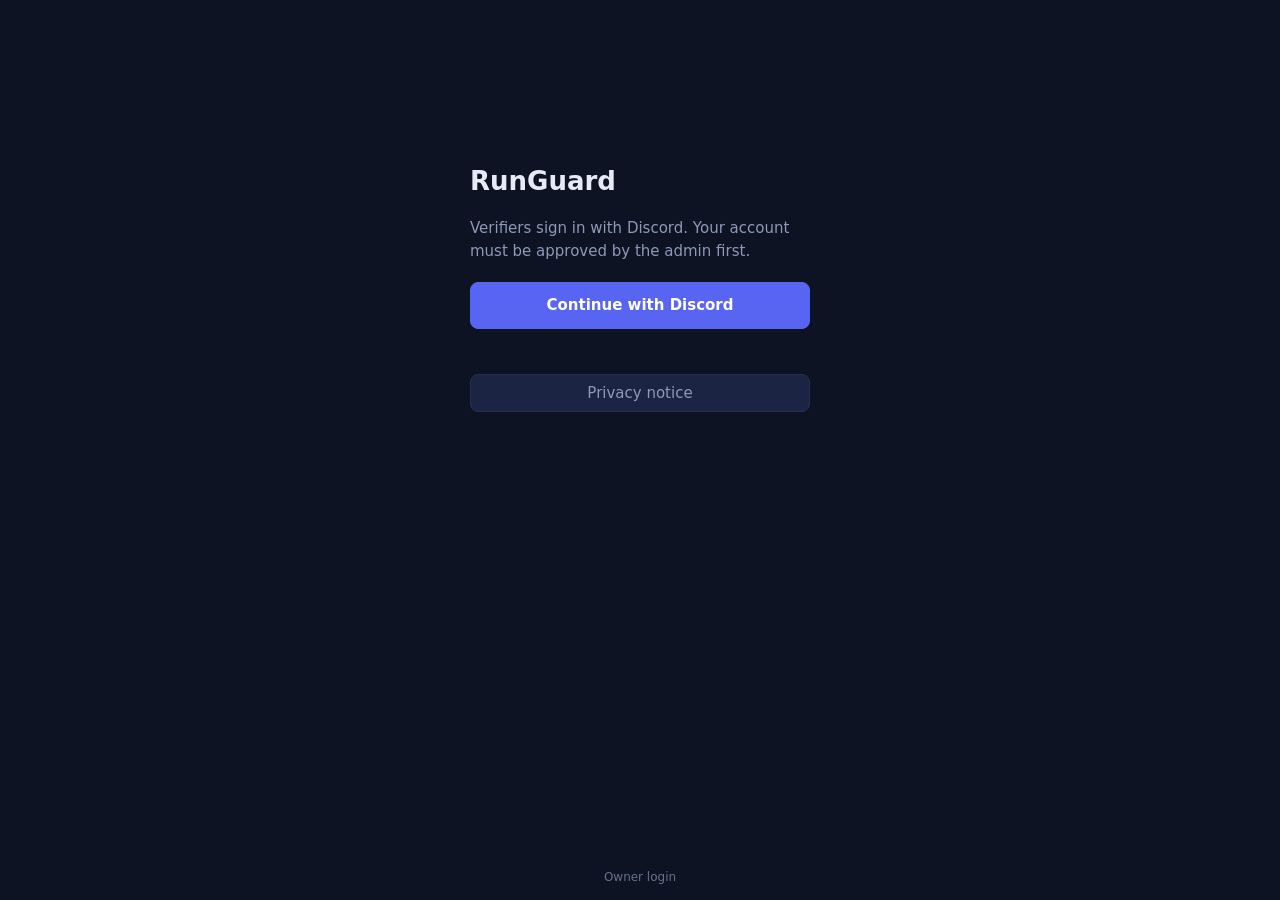
<file: index.html>
<!doctype html>
<html lang="en"><head><meta charset="utf-8"><meta name="viewport" content="width=device-width,initial-scale=1">
<meta http-equiv="Content-Security-Policy" content="default-src 'none'; script-src 'self'; style-src 'self' https://fonts.googleapis.com; font-src https://fonts.gstatic.com; connect-src https://runguard-api.runguard-database.workers.dev; base-uri 'none'; form-action 'none'">
<meta name="referrer" content="no-referrer"><meta name="robots" content="noindex">
<title>RunGuard review</title>
<link rel="preconnect" href="https://fonts.googleapis.com"><link rel="preconnect" href="https://fonts.gstatic.com" crossorigin>
<link href="https://fonts.googleapis.com/css2?family=Manrope:wght@400;500;700;800&display=swap" rel="stylesheet">
<link rel="stylesheet" href="style.css">
</head><body>
<div class="login" id="login"><h1>RunGuard</h1><p>Verifiers sign in with Discord. Your account must be approved by the admin first.</p>
  <a class="btn discord" id="dc" href="#">Continue with Discord</a><p id="msg" role="alert"></p>
  <a class="btn plain" href="privacy.html">Privacy notice</a></div>
<div id="app" hidden>
  <div class="bar"><h1>RunGuard review</h1><span class="me" id="me"></span><button class="btn" id="refresh">Refresh</button><button class="btn" id="out">Log out</button></div>
  <main>
    <div class="tools"><div class="tabs" id="tabs"></div>
      <input type="search" id="q" placeholder="Search player, map or reason" aria-label="Search runs">
      <label><input type="checkbox" id="pend"> Pending only</label></div>
    <div id="list"></div>
  </main>
</div>
<div id="veil"></div><aside id="drawer" aria-label="Run details"></aside>
<footer class="foot"><a href="owner.html">Owner login</a></footer>
<script src="common.js"></script><script src="app.js"></script></body></html>
</file>
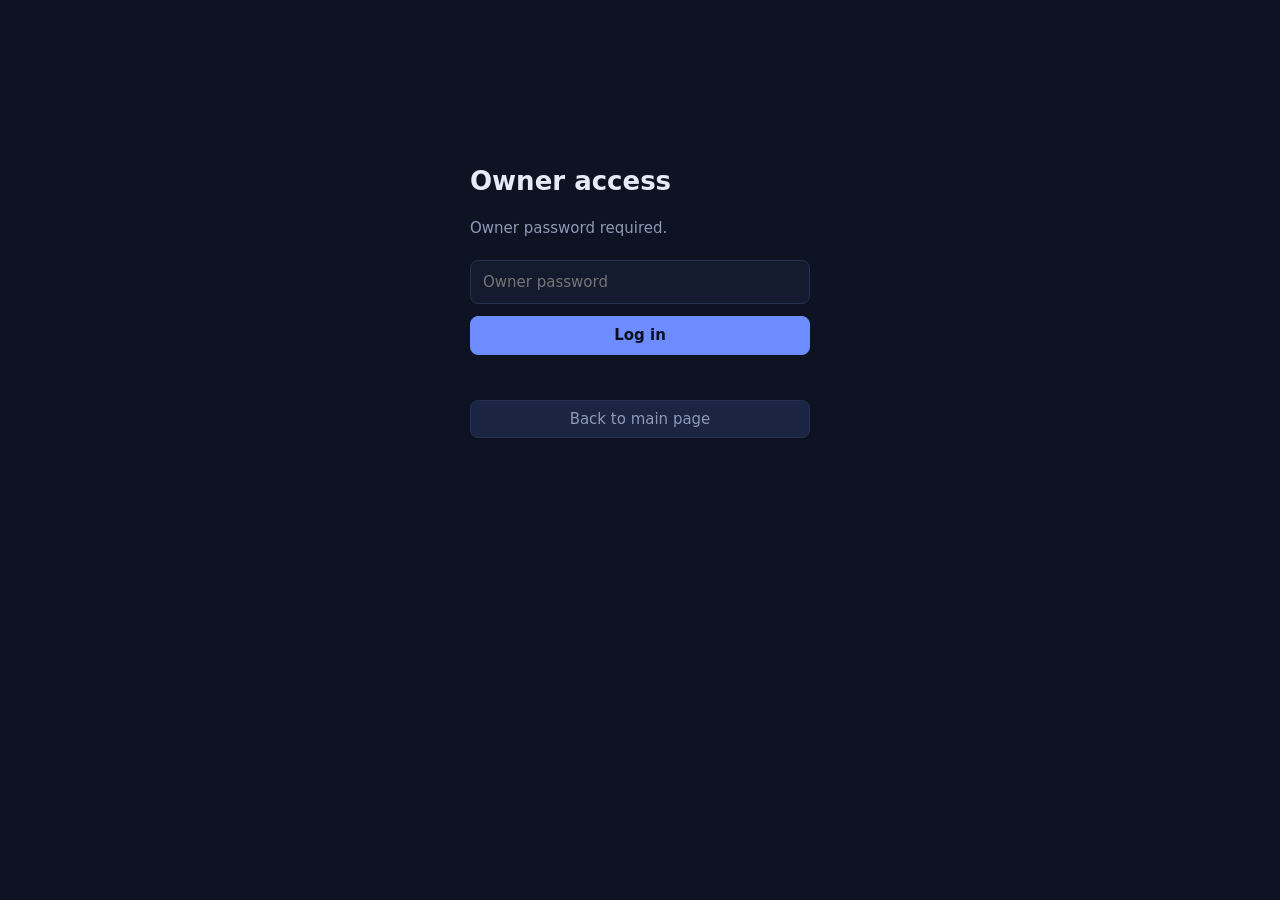
<file: owner.html>
<!doctype html>
<html lang="en"><head><meta charset="utf-8"><meta name="viewport" content="width=device-width,initial-scale=1">
<meta http-equiv="Content-Security-Policy" content="default-src 'none'; script-src 'self'; style-src 'self' https://fonts.googleapis.com; font-src https://fonts.gstatic.com; connect-src https://runguard-api.runguard-database.workers.dev; base-uri 'none'; form-action 'none'">
<meta name="referrer" content="no-referrer"><meta name="robots" content="noindex,nofollow">
<title>RunGuard owner</title>
<link rel="preconnect" href="https://fonts.googleapis.com"><link rel="preconnect" href="https://fonts.gstatic.com" crossorigin>
<link href="https://fonts.googleapis.com/css2?family=Manrope:wght@400;500;700;800&display=swap" rel="stylesheet">
<link rel="stylesheet" href="style.css">
</head><body>
<form class="login" id="lf"><h1>Owner access</h1><p>Owner password required.</p>
  <input class="sr" type="text" name="username" value="owner" autocomplete="username" tabindex="-1" aria-hidden="true">
  <input id="pw" name="password" type="password" placeholder="Owner password" autocomplete="current-password" aria-label="Owner password">
  <button class="btn primary" type="submit">Log in</button><p id="msg" role="alert"></p>
  <a class="btn plain" href="index.html">Back to main page</a></form>
<div id="app" hidden>
  <div class="bar"><h1>RunGuard owner</h1><div class="tabs" id="nav"></div><button class="btn" id="out">Log out</button></div>
  <main id="main"></main>
</div>
<script src="common.js"></script><script src="owner.js"></script></body></html>
</file>
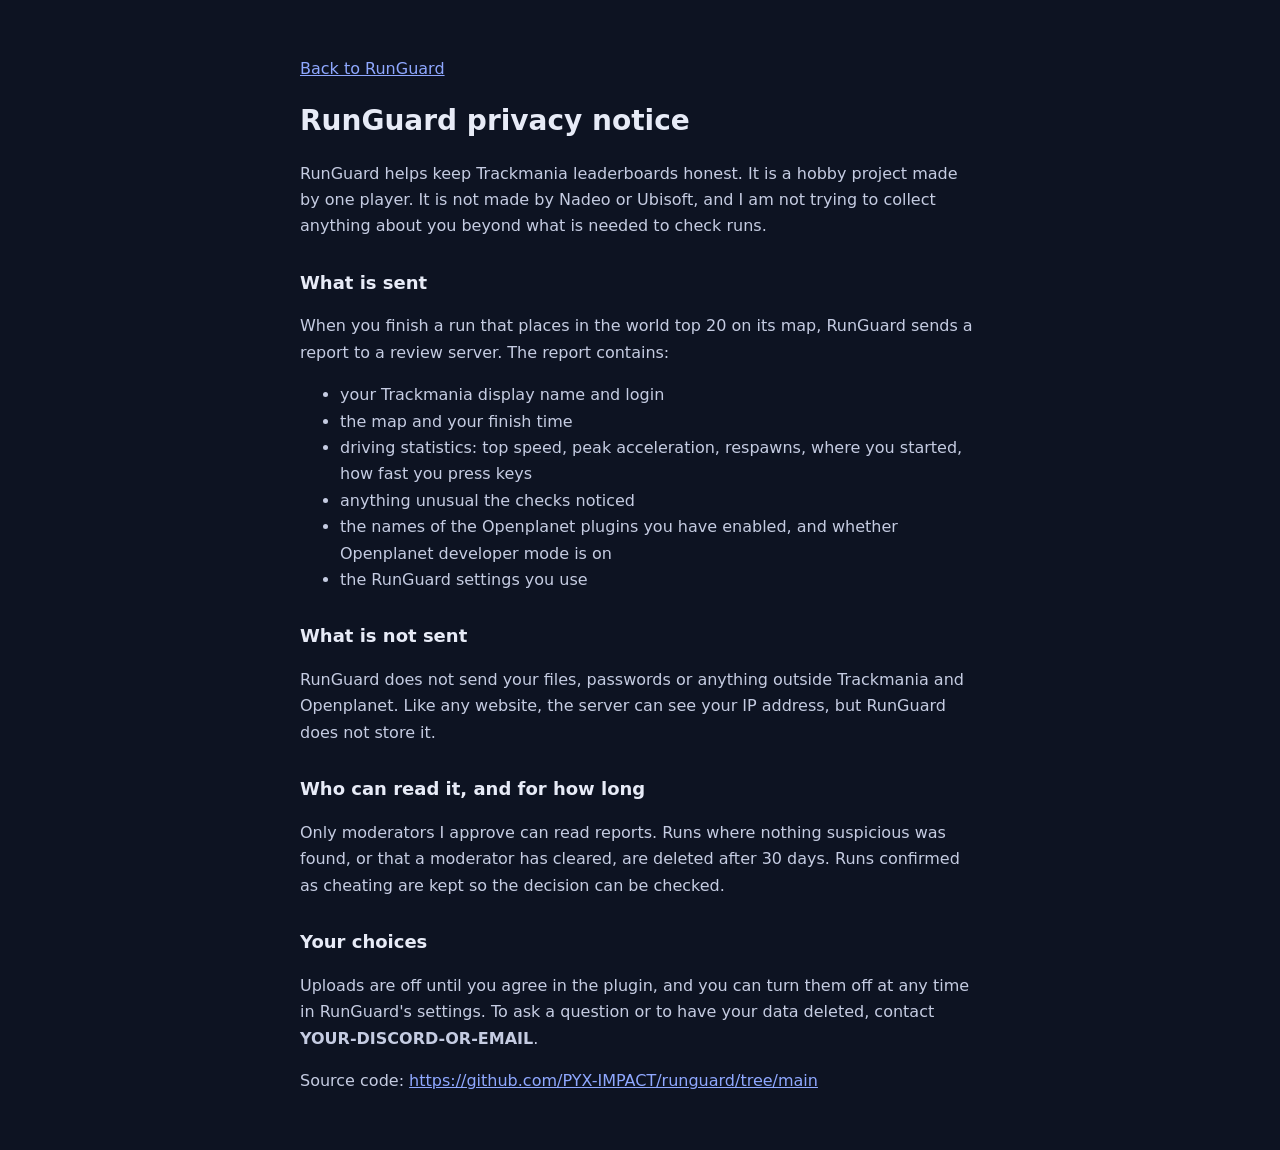
<file: privacy.html>
<!doctype html>
<html lang="en"><head><meta charset="utf-8"><meta name="viewport" content="width=device-width,initial-scale=1">
<title>RunGuard privacy notice</title>
<style>
:root{color-scheme:dark}body{margin:0;background:#0d1322;color:#e7ebf7;font:16px/1.65 system-ui,sans-serif}
main{max-width:680px;margin:0 auto;padding:40px 20px}h1{font-size:28px;margin:0 0 8px}h2{font-size:18px;margin:28px 0 6px}
p,li{color:#c5cce2}a{color:#8fa8ff}
</style></head><body><main>
<p><a href="index.html">Back to RunGuard</a></p>
<h1>RunGuard privacy notice</h1>
<p>RunGuard helps keep Trackmania leaderboards honest. It is a hobby project made by one player. It is not made by Nadeo or Ubisoft, and I am not trying to collect anything about you beyond what is needed to check runs.</p>
<h2>What is sent</h2>
<p>When you finish a run that places in the world top 20 on its map, RunGuard sends a report to a review server. The report contains:</p>
<ul><li>your Trackmania display name and login</li><li>the map and your finish time</li>
<li>driving statistics: top speed, peak acceleration, respawns, where you started, how fast you press keys</li>
<li>anything unusual the checks noticed</li><li>the names of the Openplanet plugins you have enabled, and whether Openplanet developer mode is on</li>
<li>the RunGuard settings you use</li></ul>
<h2>What is not sent</h2>
<p>RunGuard does not send your files, passwords or anything outside Trackmania and Openplanet. Like any website, the server can see your IP address, but RunGuard does not store it.</p>
<h2>Who can read it, and for how long</h2>
<p>Only moderators I approve can read reports. Runs where nothing suspicious was found, or that a moderator has cleared, are deleted after 30 days. Runs confirmed as cheating are kept so the decision can be checked.</p>
<h2>Your choices</h2>
<p>Uploads are off until you agree in the plugin, and you can turn them off at any time in RunGuard's settings. To ask a question or to have your data deleted, contact <strong>YOUR-DISCORD-OR-EMAIL</strong>.</p>
<p>Source code: <a href="https://github.com/PYX-IMPACT/runguard/tree/main">https://github.com/PYX-IMPACT/runguard/tree/main</a></p>
</main></body></html>
</file>
<file: style.css>
:root{--bg:#0d1322;--panel:#141b2f;--panel2:#1b2442;--line:#243050;--text:#e7ebf7;--mute:#8e99b8;--accent:#6c8cff;--red:#ff6b7a;--amber:#ffb85c;--green:#52d9a3;color-scheme:dark}
*{box-sizing:border-box}[hidden]{display:none!important}
body{margin:0;background:var(--bg);color:var(--text);font:15px/1.5 Manrope,system-ui,sans-serif;font-variant-numeric:tabular-nums}
button,input{font:inherit;color:inherit}button{cursor:pointer}
:focus-visible{outline:2px solid var(--accent);outline-offset:2px}
.bar{display:flex;align-items:center;gap:16px;padding:14px 24px;border-bottom:1px solid var(--line)}
.bar h1{font-size:18px;font-weight:800;margin:0;flex:1;letter-spacing:-.01em}
.btn{background:var(--panel2);border:1px solid var(--line);border-radius:8px;padding:7px 14px}.btn:hover{border-color:var(--accent)}
.btn.primary{background:var(--accent);border-color:var(--accent);color:#0b1020;font-weight:700}
main{max-width:1080px;margin:0 auto;padding:24px}
.login{max-width:340px;margin:18vh auto;display:grid;gap:12px}.login h1{margin:0 0 4px;font-size:26px;font-weight:800}
.login p{margin:0 0 8px;color:var(--mute)}.login input,.tools input[type=search],#note{background:var(--panel);border:1px solid var(--line);border-radius:8px;padding:10px 12px;width:100%}
#msg{color:var(--red);min-height:1.4em;margin:0}
.tools{display:flex;flex-wrap:wrap;gap:12px;align-items:center;margin-bottom:16px}
.tabs{display:flex;gap:4px;background:var(--panel);border:1px solid var(--line);border-radius:10px;padding:4px}
.tab{background:none;border:0;border-radius:7px;padding:7px 14px;color:var(--mute);font-weight:500}
.tab i{font-style:normal;margin-left:8px;font-size:12px;background:var(--panel2);padding:1px 7px;border-radius:9px}
.tab.on{background:var(--panel2);color:var(--text)}.tab.on i{background:var(--accent);color:#0b1020;font-weight:700}
.tools input[type=search]{flex:1;min-width:180px;width:auto}.tools label{color:var(--mute);display:flex;gap:6px;align-items:center}
.run{display:grid;grid-template-columns:minmax(0,1.3fr) 130px minmax(0,2fr) 120px;gap:16px;align-items:center;padding:14px 16px 14px 20px;margin-bottom:8px;background:var(--panel);border:1px solid var(--line);border-radius:10px;position:relative;cursor:pointer}
.run:hover{border-color:#37457a}.run::before{content:"";position:absolute;left:0;top:10px;bottom:10px;width:4px;border-radius:0 4px 4px 0;background:var(--green)}
.run.flagged::before{background:var(--red)}.run.review::before{background:var(--amber)}
.who b,.time{font-weight:700}.who span,.time span{display:block;color:var(--mute);font-weight:400;font-size:13px;overflow:hidden;text-overflow:ellipsis;white-space:nowrap}
.why{display:flex;flex-wrap:wrap;gap:6px}.why em,.pills em{font-style:normal;font-size:12.5px;background:var(--panel2);border:1px solid var(--line);padding:2px 10px;border-radius:99px}
.run.flagged .why em{border-color:#7a2f3b;color:#ffb3bb}.run.review .why em{border-color:#7a5a2a;color:#ffd9a3}.ok{color:var(--mute);font-size:13px}
.rv{font-size:13px;color:var(--mute);text-align:right}.rv.confirmed_cheat{color:var(--red);font-weight:700}.rv.cleared{color:var(--green)}
.empty{color:var(--mute);padding:40px 0;text-align:center}
#veil{position:fixed;inset:0;background:#0008;opacity:0;pointer-events:none;transition:opacity .2s}#veil.on{opacity:1;pointer-events:auto}
#drawer{position:fixed;top:0;right:0;bottom:0;width:min(540px,100%);background:var(--panel);border-left:1px solid var(--line);padding:24px;overflow:auto;transform:translateX(100%);transition:transform .22s}
#drawer.open{transform:none}#drawer h2{margin:0;font-size:22px;font-weight:800}.sub{color:var(--mute);margin:2px 0 14px;word-break:break-all}
.grid{display:grid;grid-template-columns:repeat(3,1fr);gap:8px;margin:16px 0}.m{background:var(--bg);border:1px solid var(--line);border-radius:8px;padding:8px 12px}
.m span{display:block;color:var(--mute);font-size:12.5px}.m b{font-size:18px}
.pills{display:flex;flex-wrap:wrap;gap:6px}h3{font-size:14px;margin:22px 0 8px;color:var(--mute);font-weight:700}
.acts{display:flex;gap:8px;flex-wrap:wrap;margin:14px 0 8px}.btn.red{border-color:#7a2f3b;color:#ffb3bb}.btn.green{border-color:#2f6f57;color:#9ff0cf}
ul.ev{list-style:none;margin:0;padding:0}.ev li{display:grid;grid-template-columns:54px 1fr;gap:8px;padding:6px 0;border-bottom:1px solid var(--line);font-size:13.5px}
.ev li>span{color:var(--mute)}.ev .FLAG b{color:var(--red)}.ev .WARN b{color:var(--amber)}
details{margin-top:18px}summary{cursor:pointer;color:var(--mute)}pre{background:var(--bg);padding:10px;border-radius:8px;overflow:auto;max-height:280px;font-size:12px}
@media(max-width:760px){.run{grid-template-columns:1fr auto}.why{grid-column:1/-1}.rv{text-align:left}.grid{grid-template-columns:repeat(2,1fr)}}
@media(prefers-reduced-motion:reduce){#drawer,#veil{transition:none}}

/* --- v2 additions --- */
.btn.discord{display:block;text-align:center;background:#5865f2;border-color:#5865f2;color:#fff;font-weight:700;padding:11px 14px;text-decoration:none}
.btn.discord:hover{background:#4752c4}
.btn:disabled{opacity:.4;cursor:default}
.bar .me{color:var(--mute);font-size:14px}
.btn.close{float:right}
.bar .tabs{margin-right:auto}
.card{background:var(--panel);border:1px solid var(--line);border-radius:12px;padding:18px 20px;margin-bottom:16px}
.card h2{margin:0 0 8px;font-size:17px;font-weight:800}.dim{color:var(--mute);font-size:13px}
.addf{display:flex;gap:8px;flex-wrap:wrap;margin-top:10px}
.addf input,#dbt{background:var(--bg);border:1px solid var(--line);border-radius:8px;padding:9px 12px;flex:1;min-width:160px}
#dbt{flex:0 0 auto}#addmsg{color:var(--red);margin:8px 0 0;min-height:1.2em}
.scroll{overflow:auto}.tbl{width:100%;border-collapse:collapse;font-size:13.5px}
.tbl th{text-align:left;color:var(--mute);font-weight:700;padding:8px 10px;border-bottom:1px solid var(--line);white-space:nowrap}
.tbl td{padding:8px 10px;border-bottom:1px solid var(--line);vertical-align:middle;max-width:340px}
.tbl td .dim{display:block}.tbl code{font-size:12.5px}.act{white-space:nowrap}.act .btn{padding:4px 10px;font-size:13px;margin-right:4px}
.badge{font-size:12px;padding:2px 10px;border-radius:99px;border:1px solid var(--line);background:var(--panel2)}
.badge.verifier{color:var(--green);border-color:#2f6f57}.badge.pending{color:var(--amber);border-color:#7a5a2a}.badge.blocked{color:var(--red);border-color:#7a2f3b}
.dbbar{display:flex;gap:10px;align-items:center;flex-wrap:wrap;margin-bottom:12px}.dbbar .dim{flex:1}

/* --- v3 additions --- */
.owner-link{display:block;text-align:center;text-decoration:none;color:var(--mute)}
.sr{position:absolute;left:-9999px;width:1px;height:1px;opacity:0}

/* --- v4 additions --- */
.btn.plain{display:block;text-align:center;text-decoration:none;color:var(--mute)}
.foot{position:fixed;left:0;right:0;bottom:14px;text-align:center;font-size:12px}
.foot a{color:var(--mute);opacity:.7;text-decoration:none}.foot a:hover{opacity:1;text-decoration:underline}
#login[hidden]~.foot{display:none}
</file>
